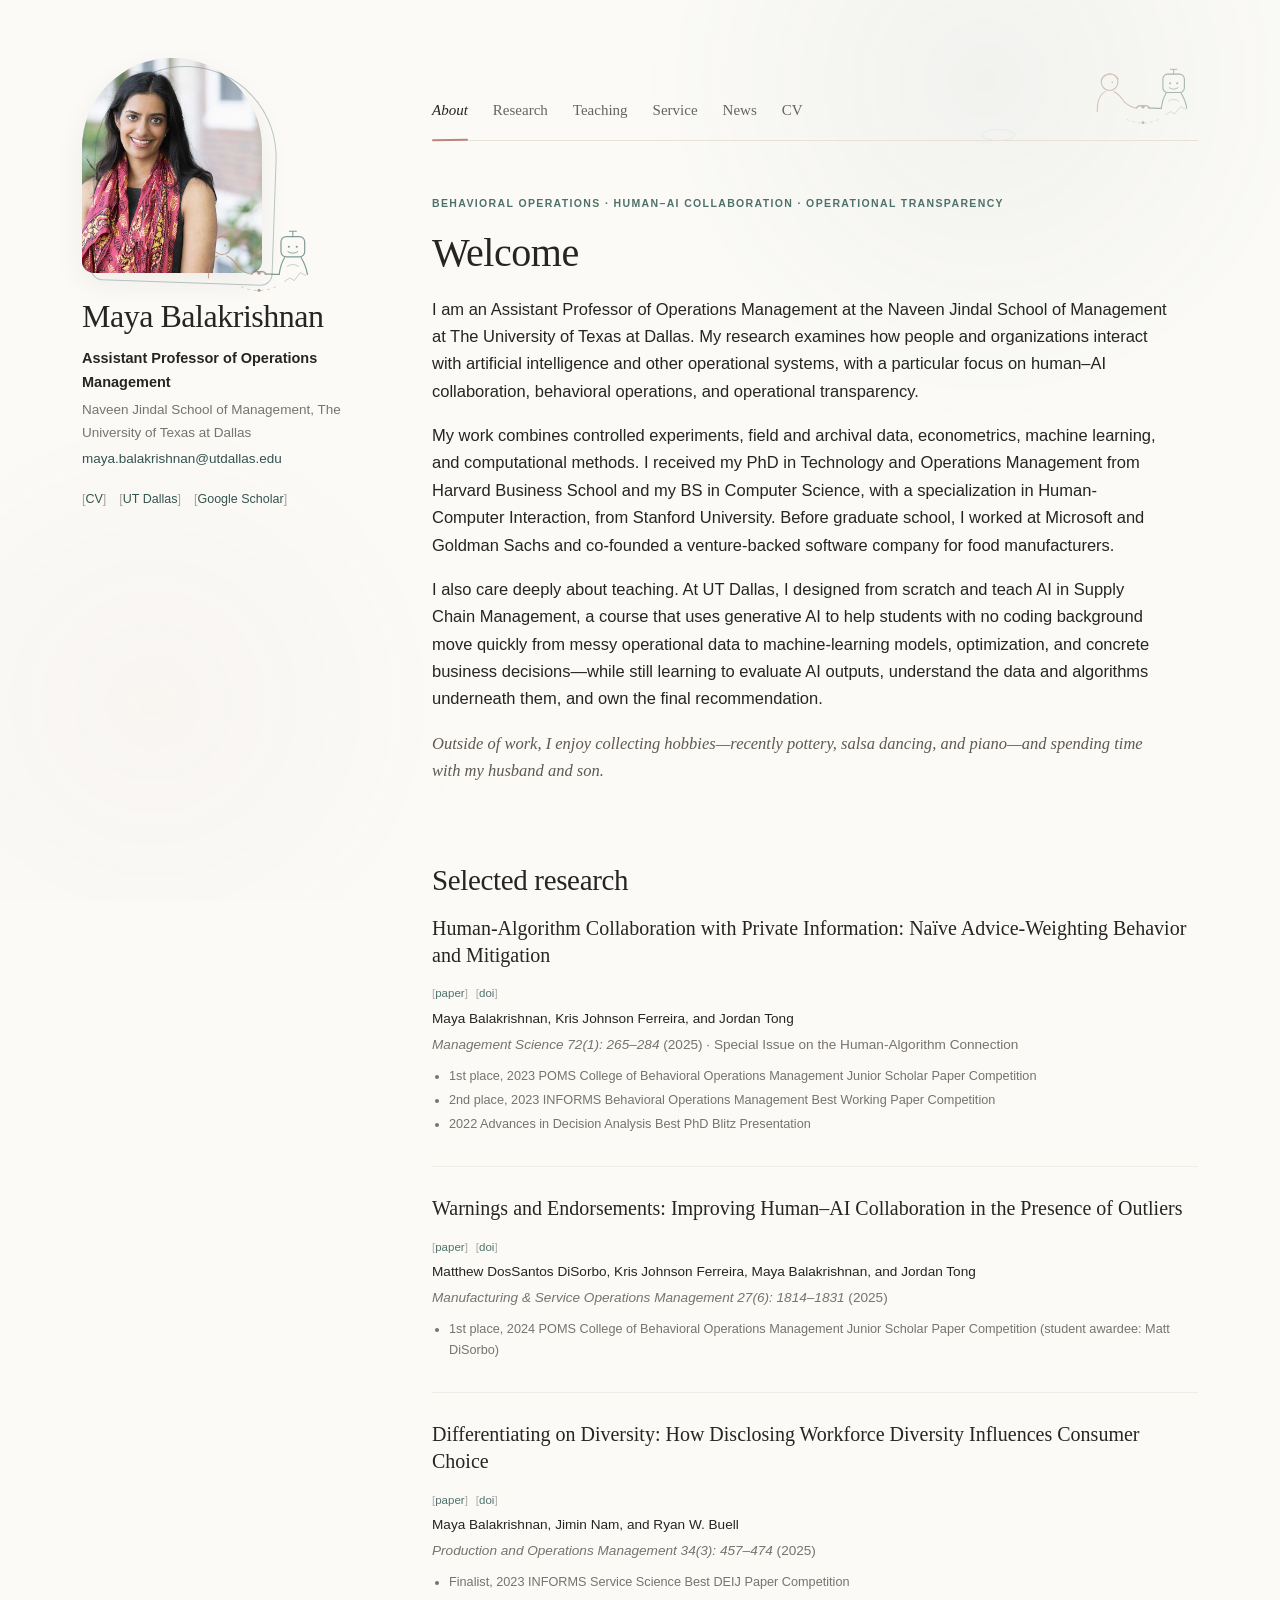
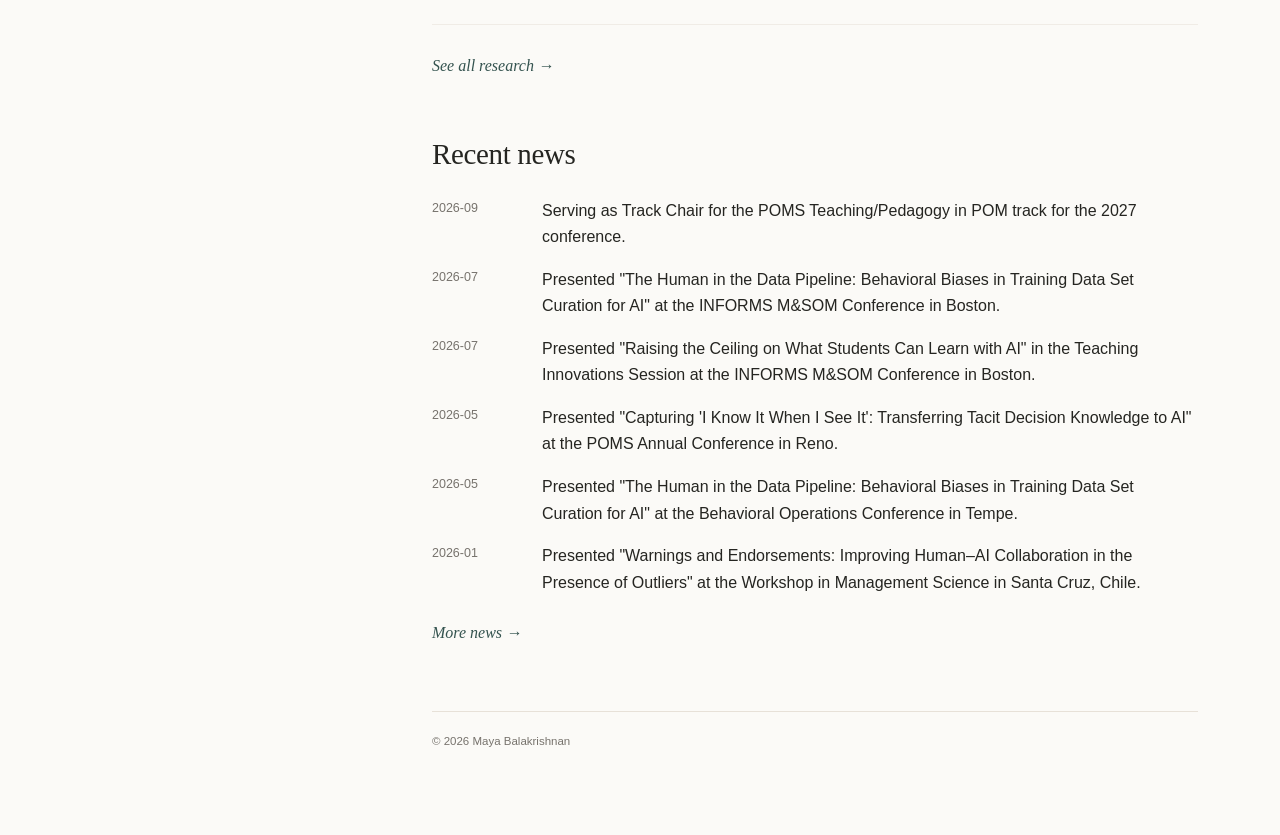
<file: index.html>
<!doctype html><html lang="en"><head><meta charset="utf-8"><meta name="viewport" content="width=device-width,initial-scale=1"><meta name="description" content="Maya Balakrishnan — Assistant Professor of Operations Management at UT Dallas. Research on behavioral operations, human–AI collaboration, and operational transparency."><title>Maya Balakrishnan</title><link rel="stylesheet" href="assets/styles.css"></head><body data-page="home"><script src="data/site-data.js"></script><script src="assets/site.js"></script></body></html>
</file>
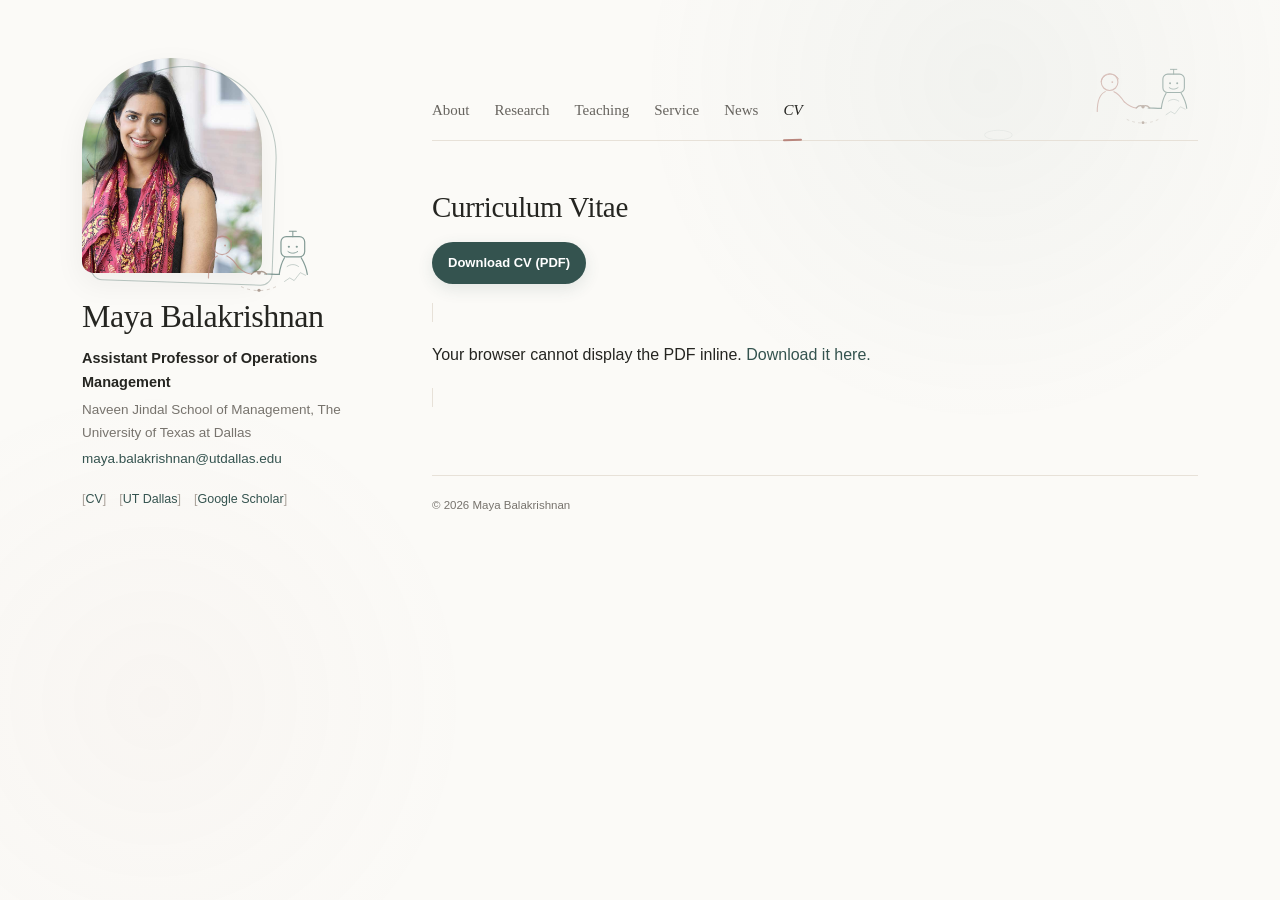
<file: cv.html>
<!doctype html><html lang="en"><head><meta charset="utf-8"><meta name="viewport" content="width=device-width,initial-scale=1"><meta name="description" content="Maya Balakrishnan — Assistant Professor of Operations Management at UT Dallas. Research on behavioral operations, human–AI collaboration, and operational transparency."><title>Maya Balakrishnan</title><link rel="stylesheet" href="assets/styles.css"></head><body data-page="cv"><script src="data/site-data.js"></script><script src="assets/site.js"></script></body></html>
</file>
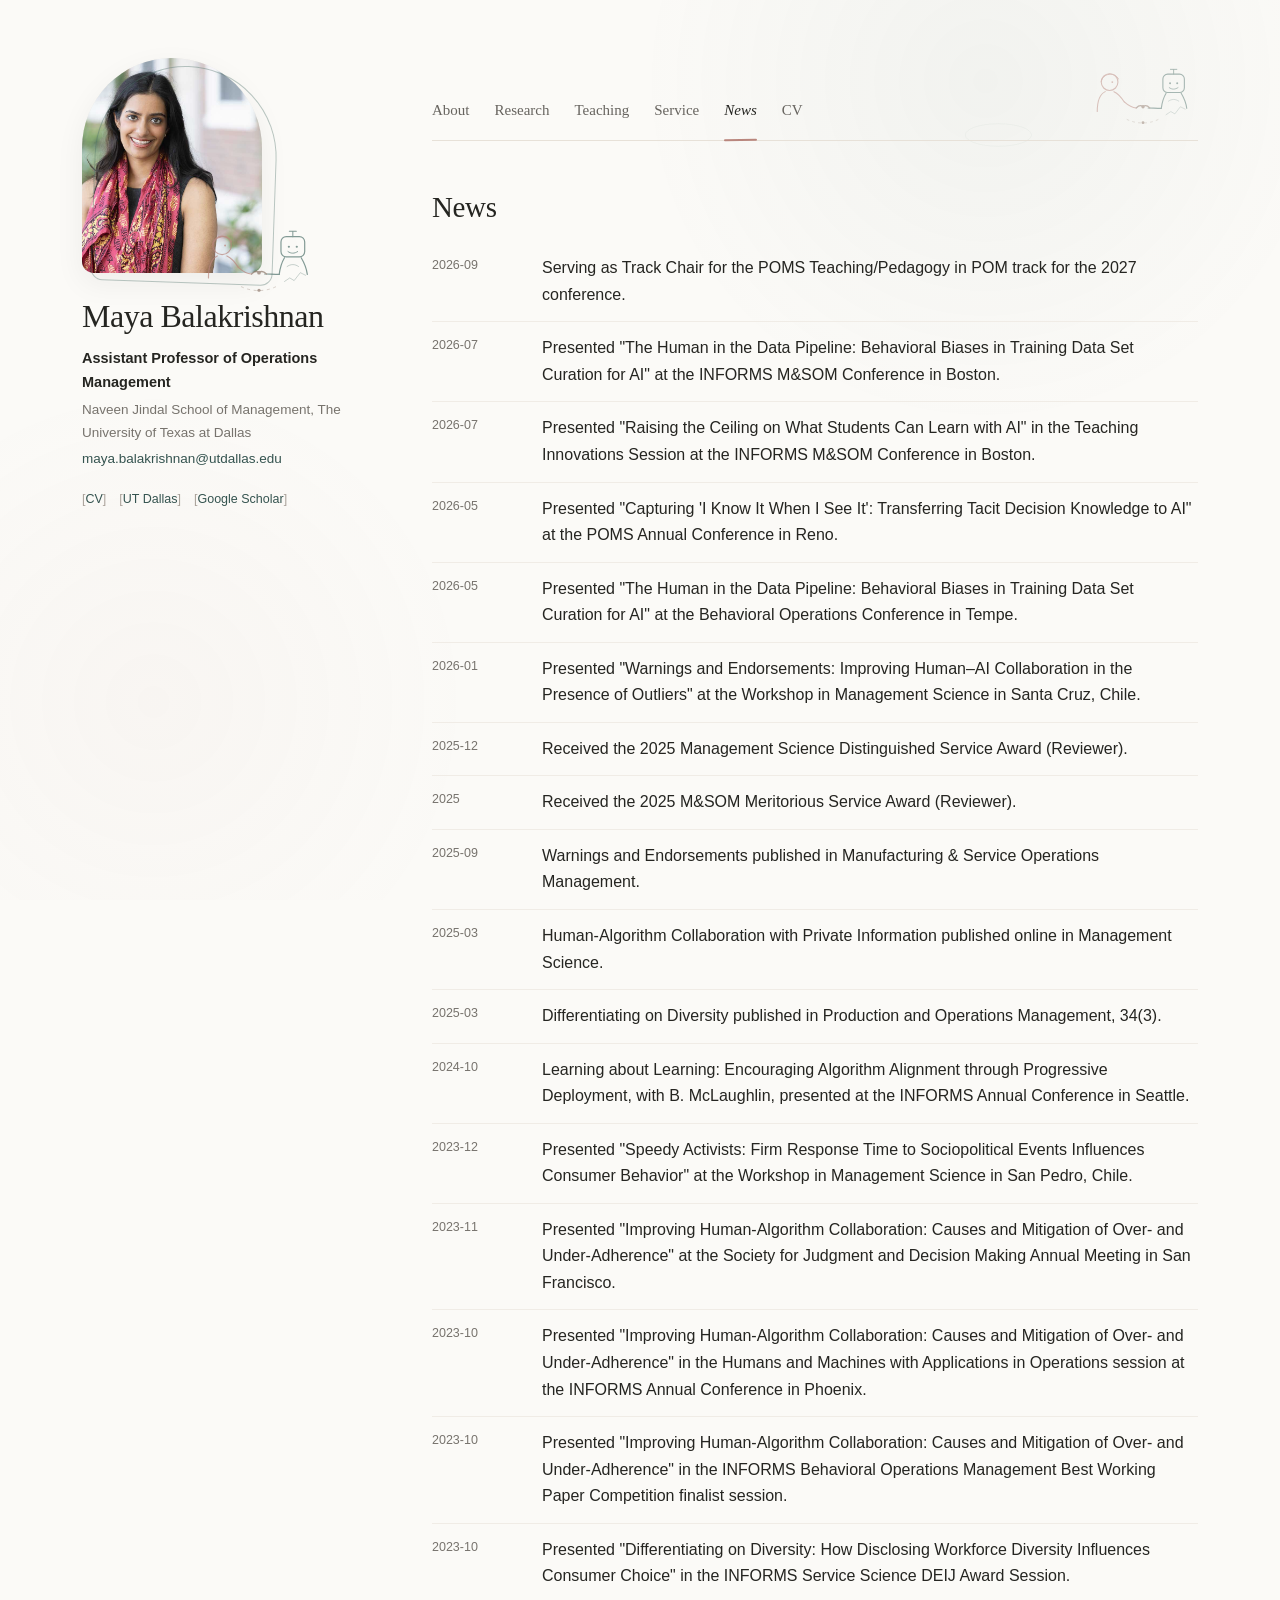
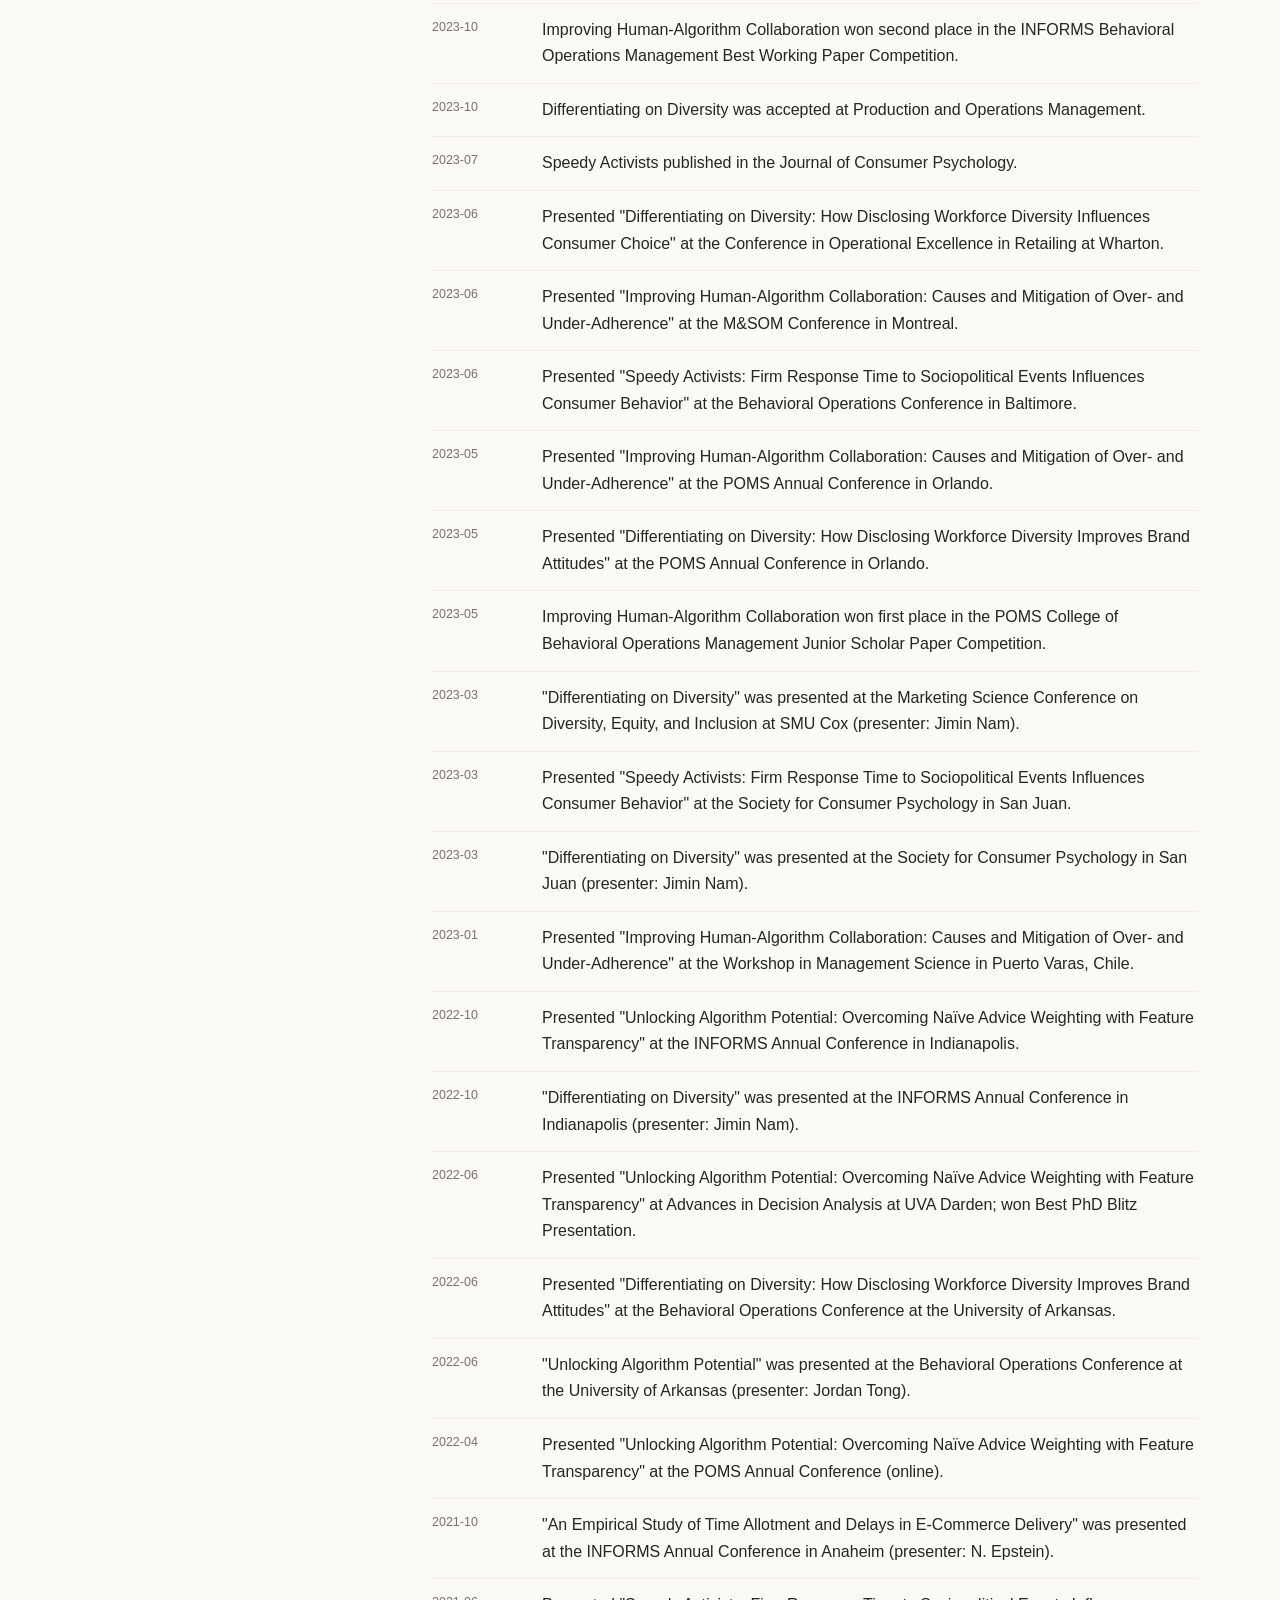
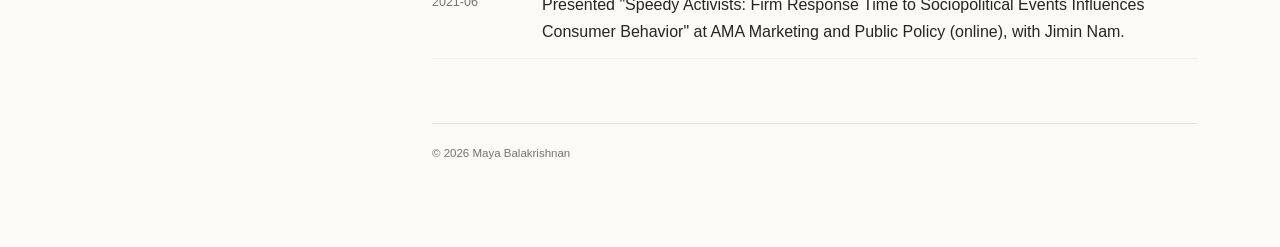
<file: news.html>
<!doctype html><html lang="en"><head><meta charset="utf-8"><meta name="viewport" content="width=device-width,initial-scale=1"><meta name="description" content="Maya Balakrishnan — Assistant Professor of Operations Management at UT Dallas. Research on behavioral operations, human–AI collaboration, and operational transparency."><title>Maya Balakrishnan</title><link rel="stylesheet" href="assets/styles.css"></head><body data-page="news"><script src="data/site-data.js"></script><script src="assets/site.js"></script></body></html>
</file>
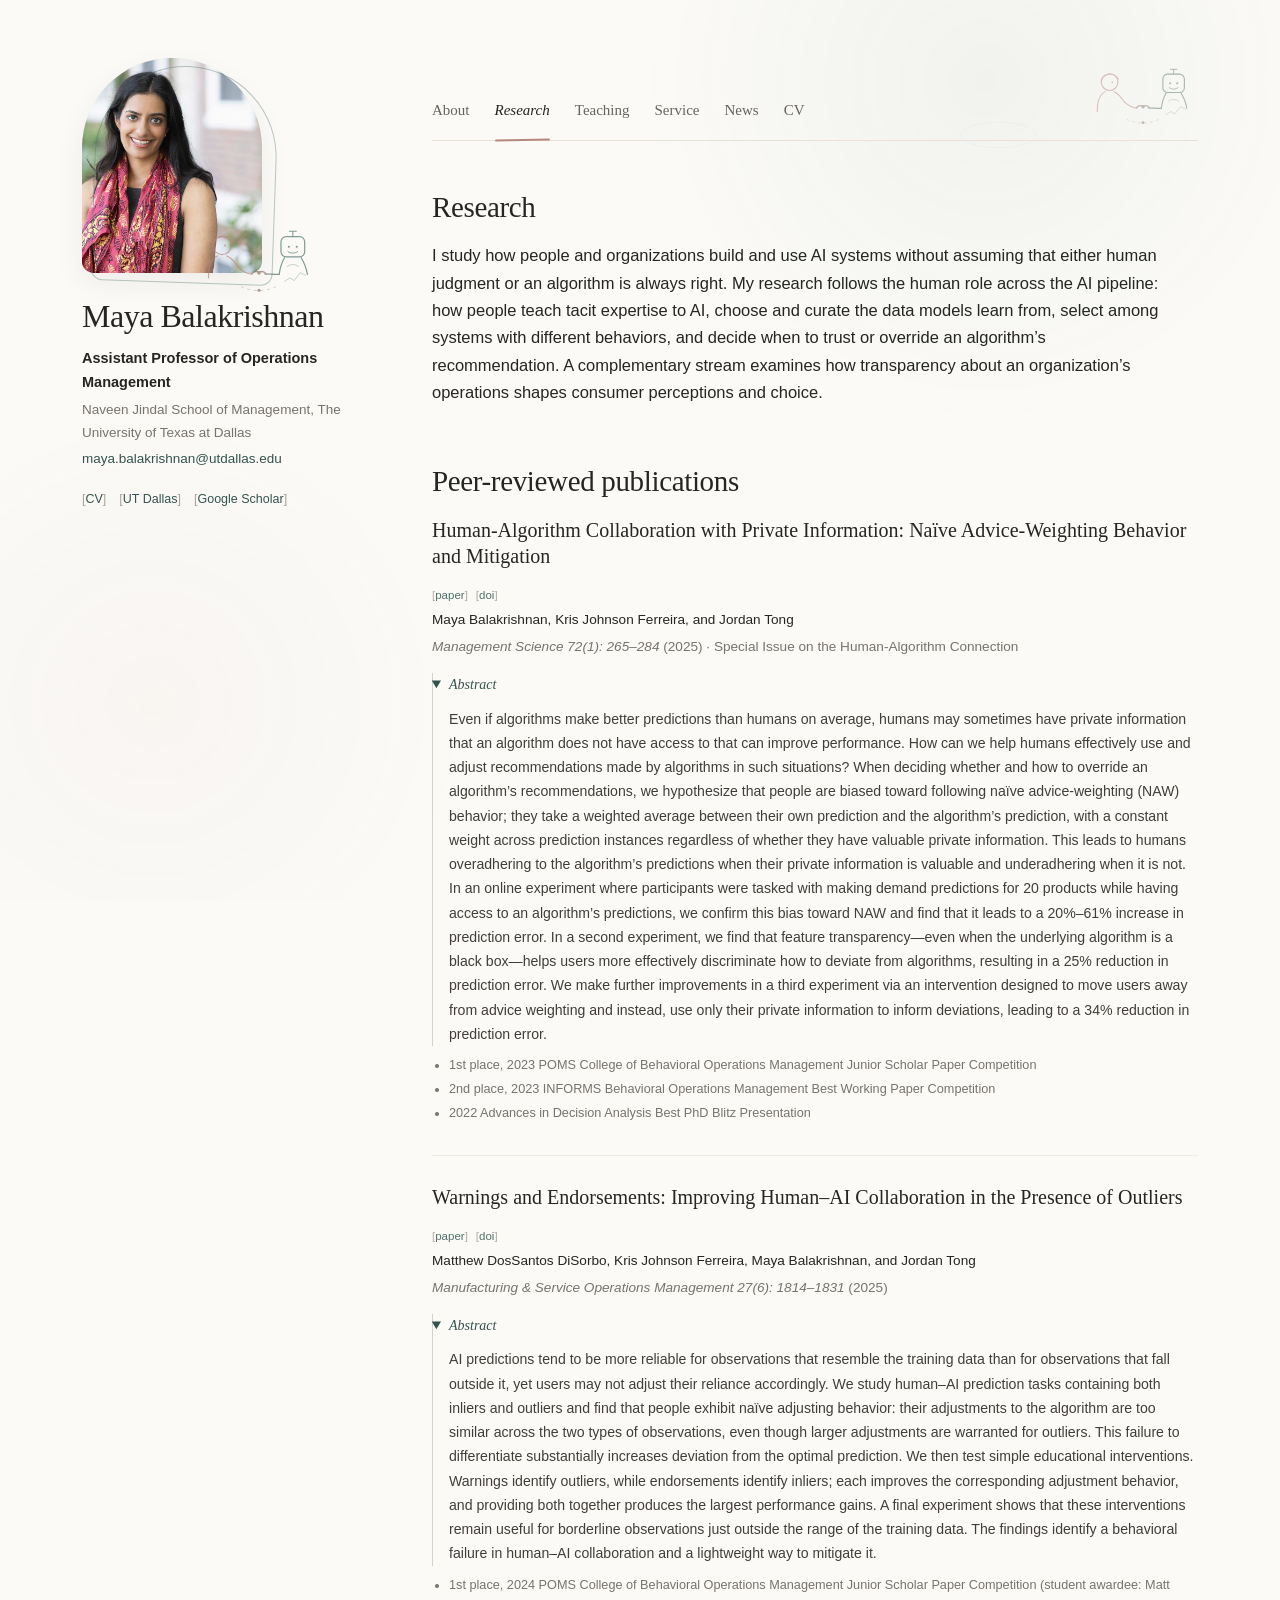
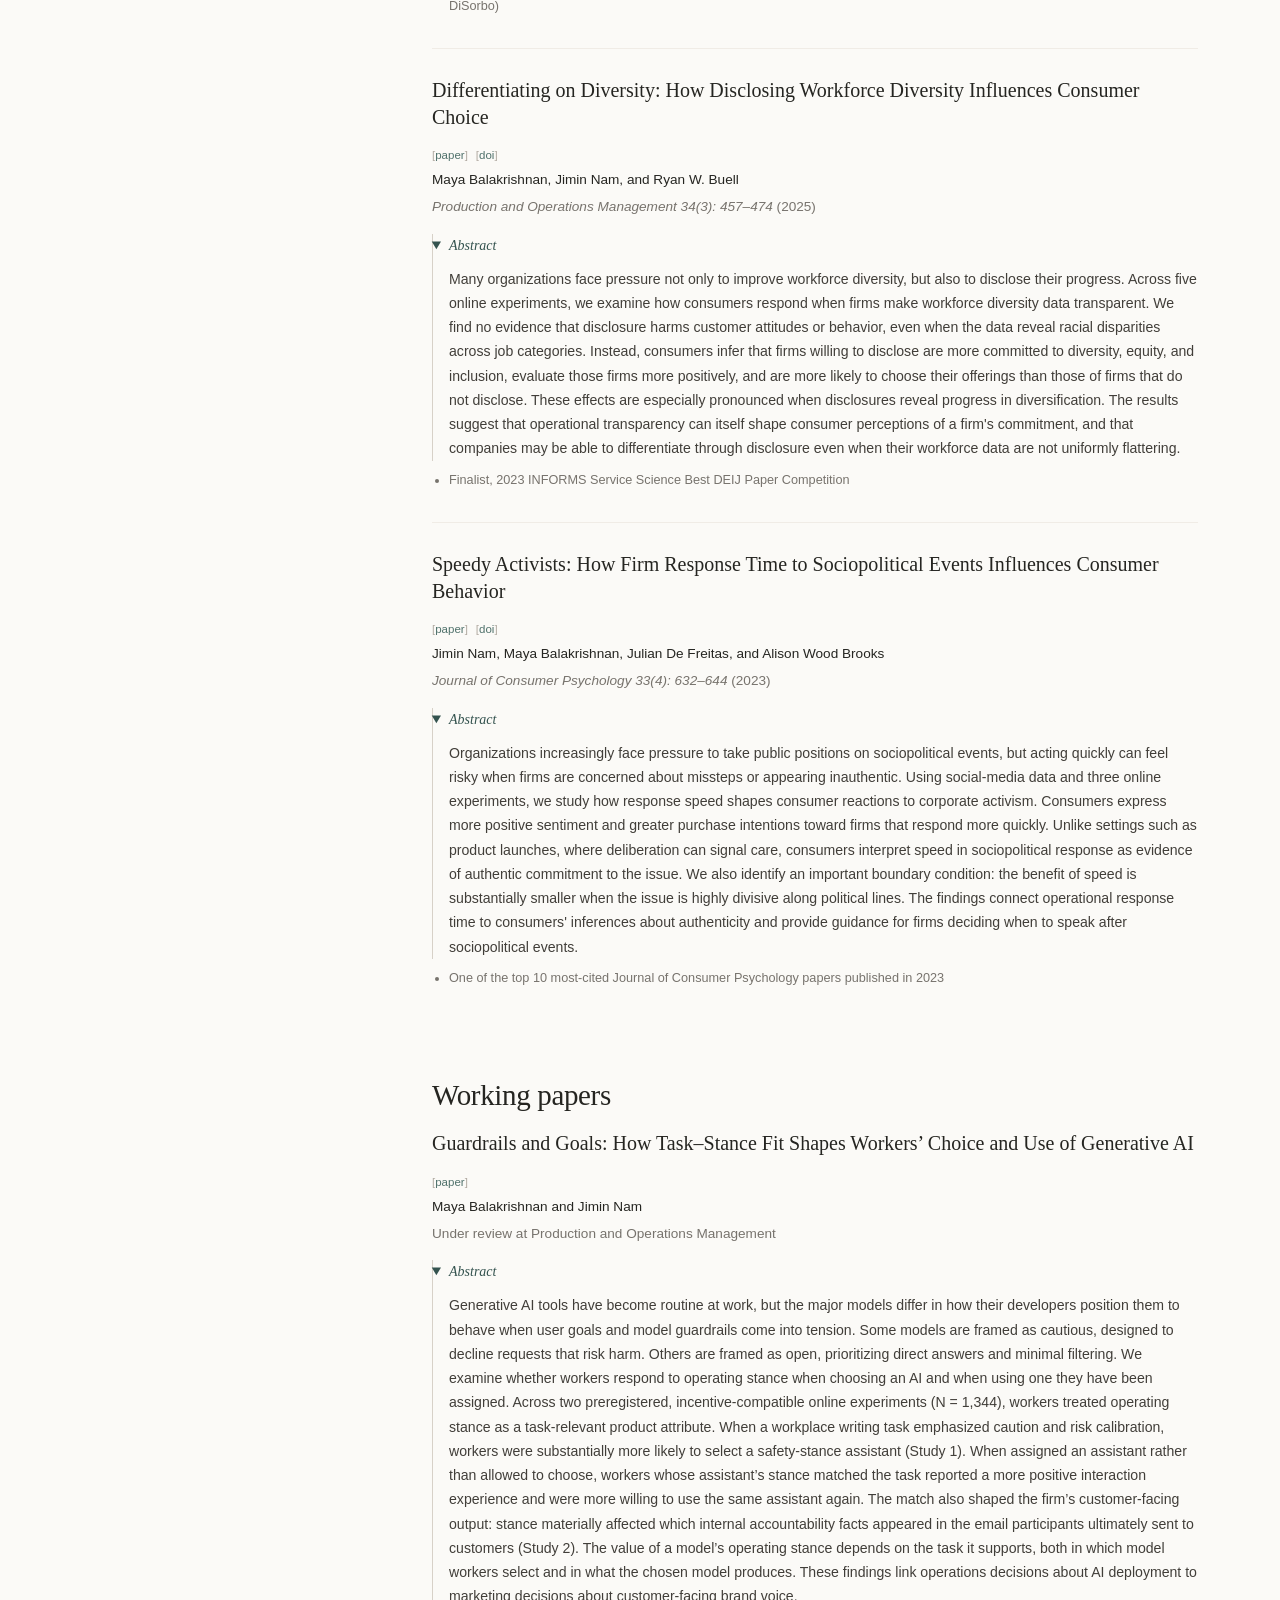
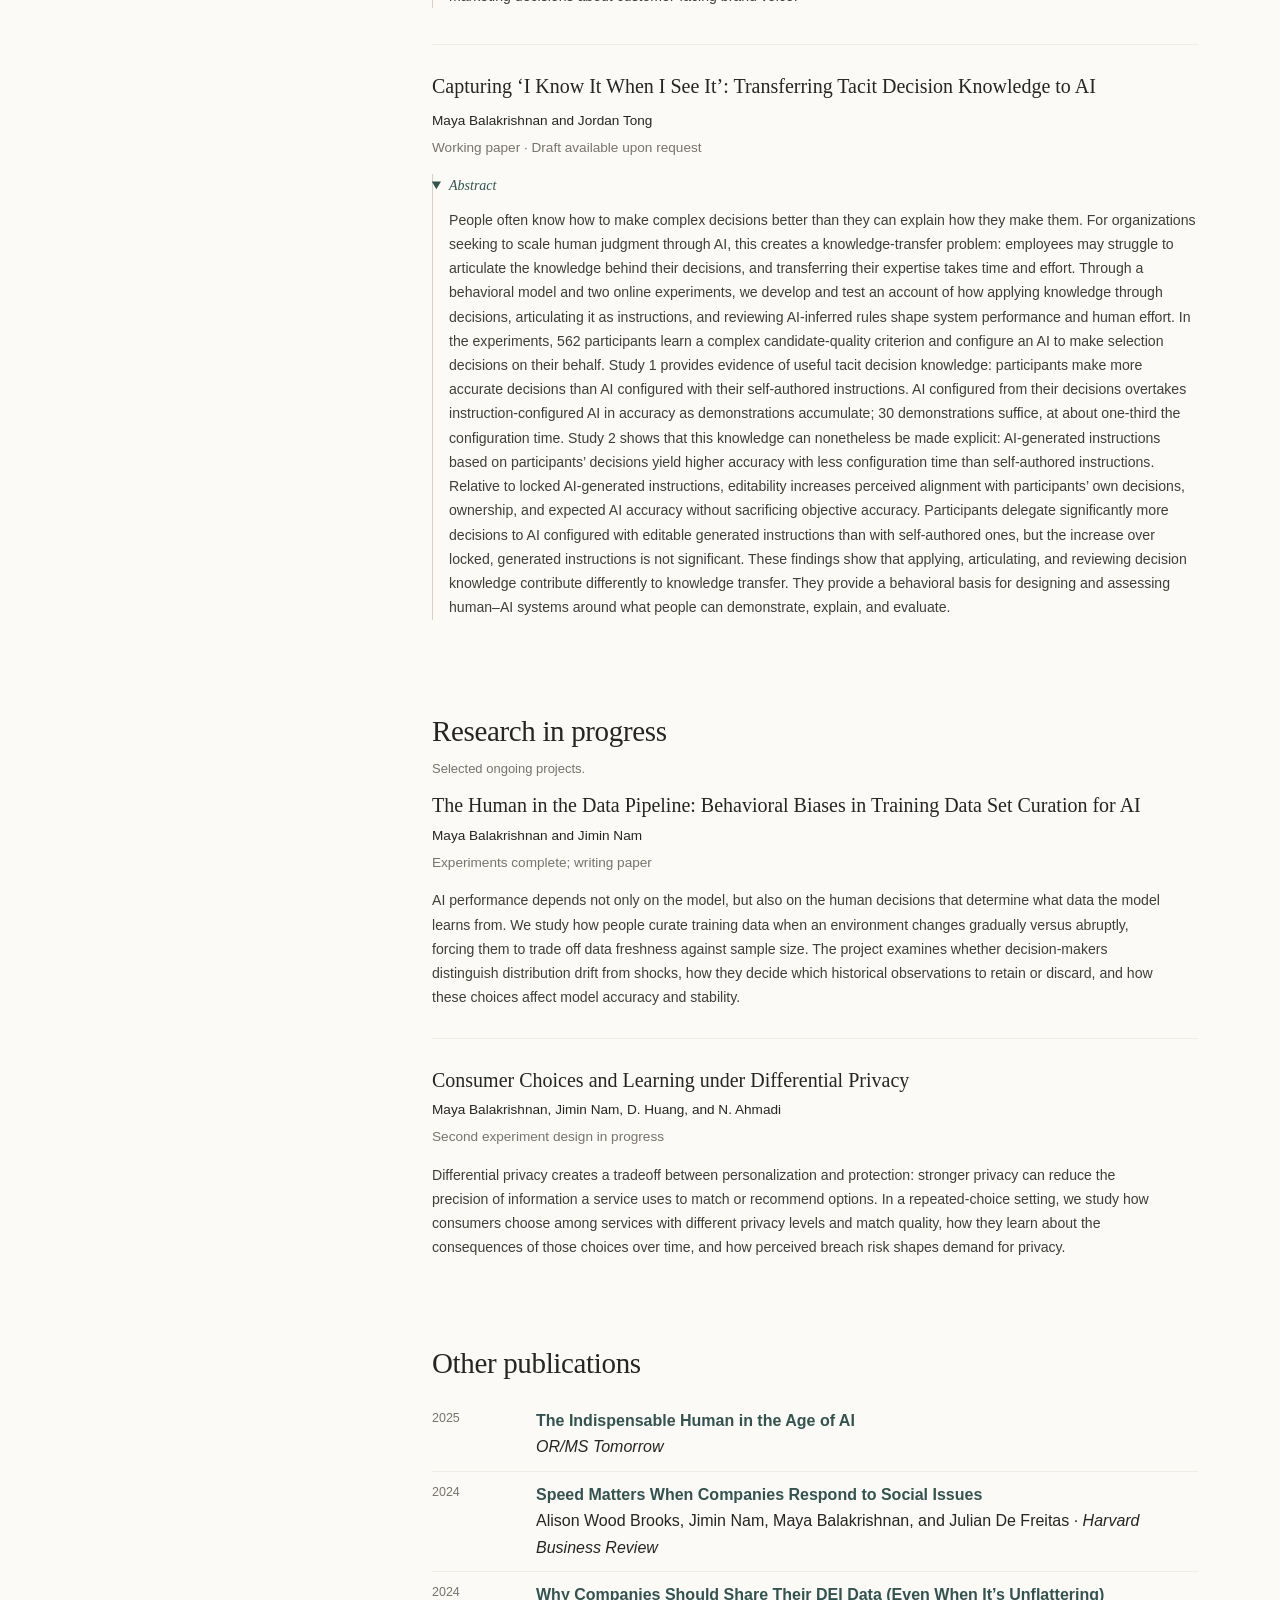
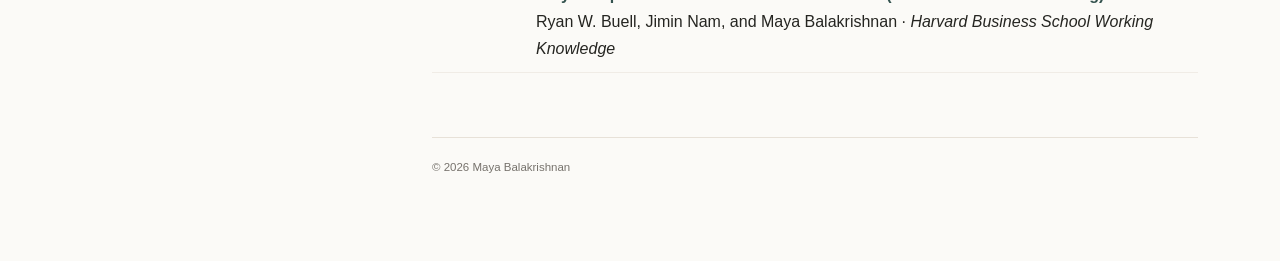
<file: research.html>
<!doctype html><html lang="en"><head><meta charset="utf-8"><meta name="viewport" content="width=device-width,initial-scale=1"><meta name="description" content="Maya Balakrishnan — Assistant Professor of Operations Management at UT Dallas. Research on behavioral operations, human–AI collaboration, and operational transparency."><title>Maya Balakrishnan</title><link rel="stylesheet" href="assets/styles.css"></head><body data-page="research"><script src="data/site-data.js"></script><script src="assets/site.js"></script></body></html>
</file>
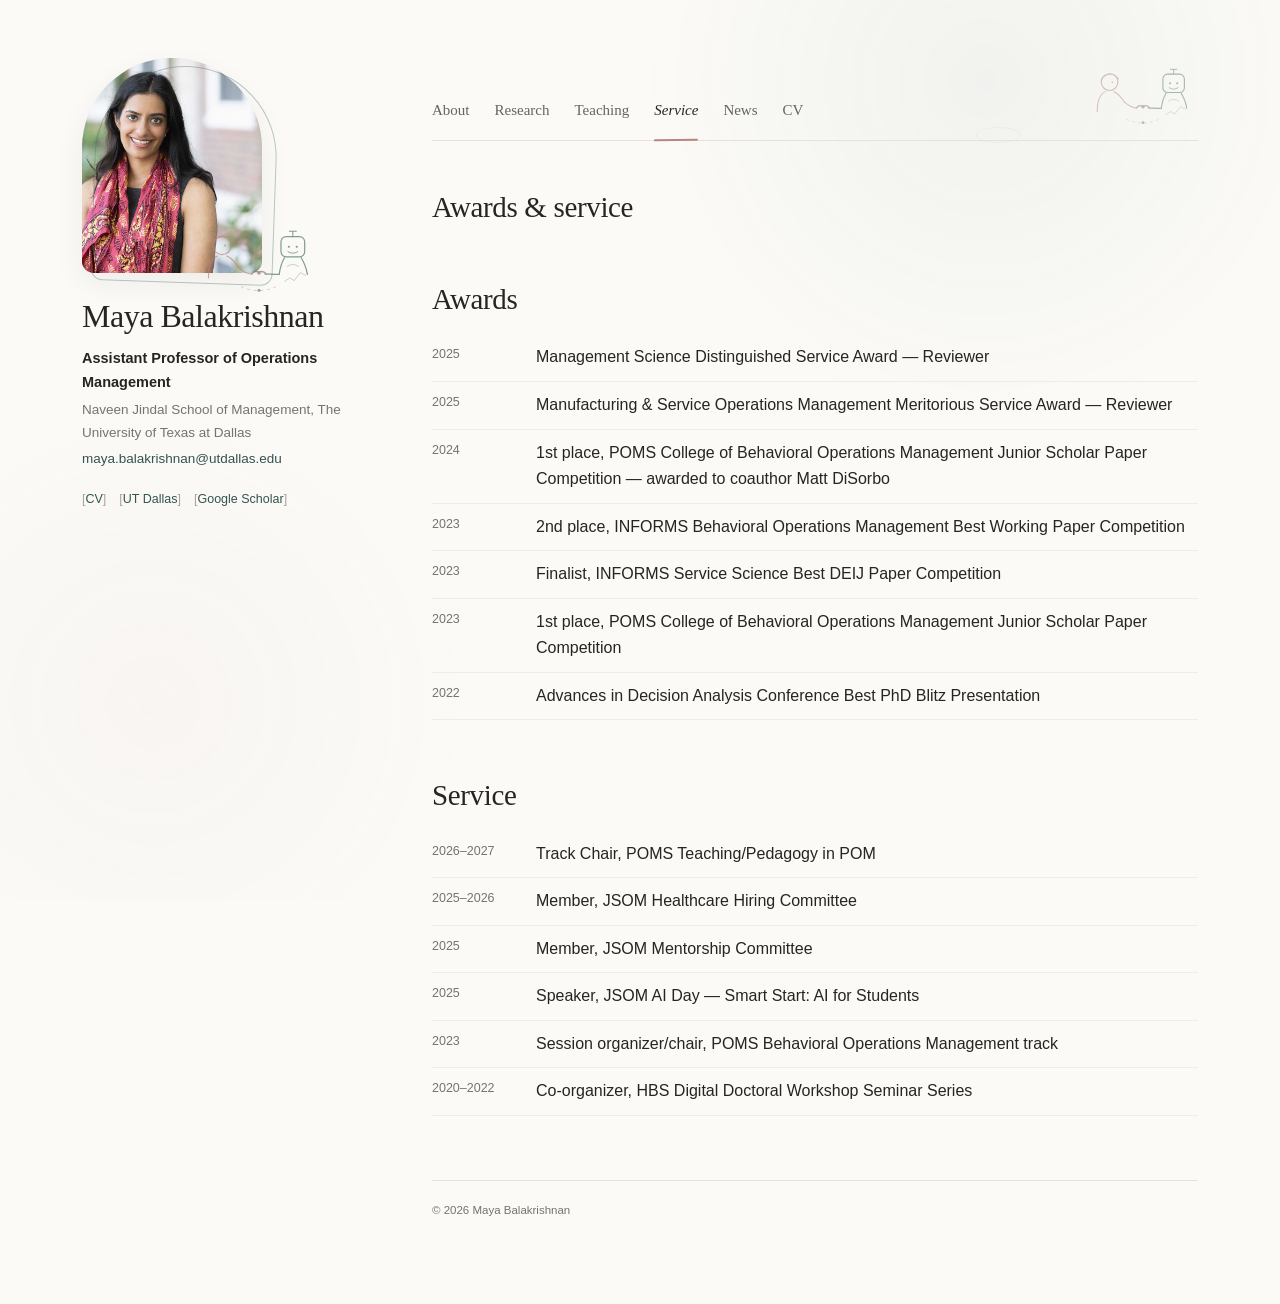
<file: service.html>
<!doctype html><html lang="en"><head><meta charset="utf-8"><meta name="viewport" content="width=device-width,initial-scale=1"><meta name="description" content="Maya Balakrishnan — Assistant Professor of Operations Management at UT Dallas. Research on behavioral operations, human–AI collaboration, and operational transparency."><title>Maya Balakrishnan</title><link rel="stylesheet" href="assets/styles.css"></head><body data-page="service"><script src="data/site-data.js"></script><script src="assets/site.js"></script></body></html>
</file>
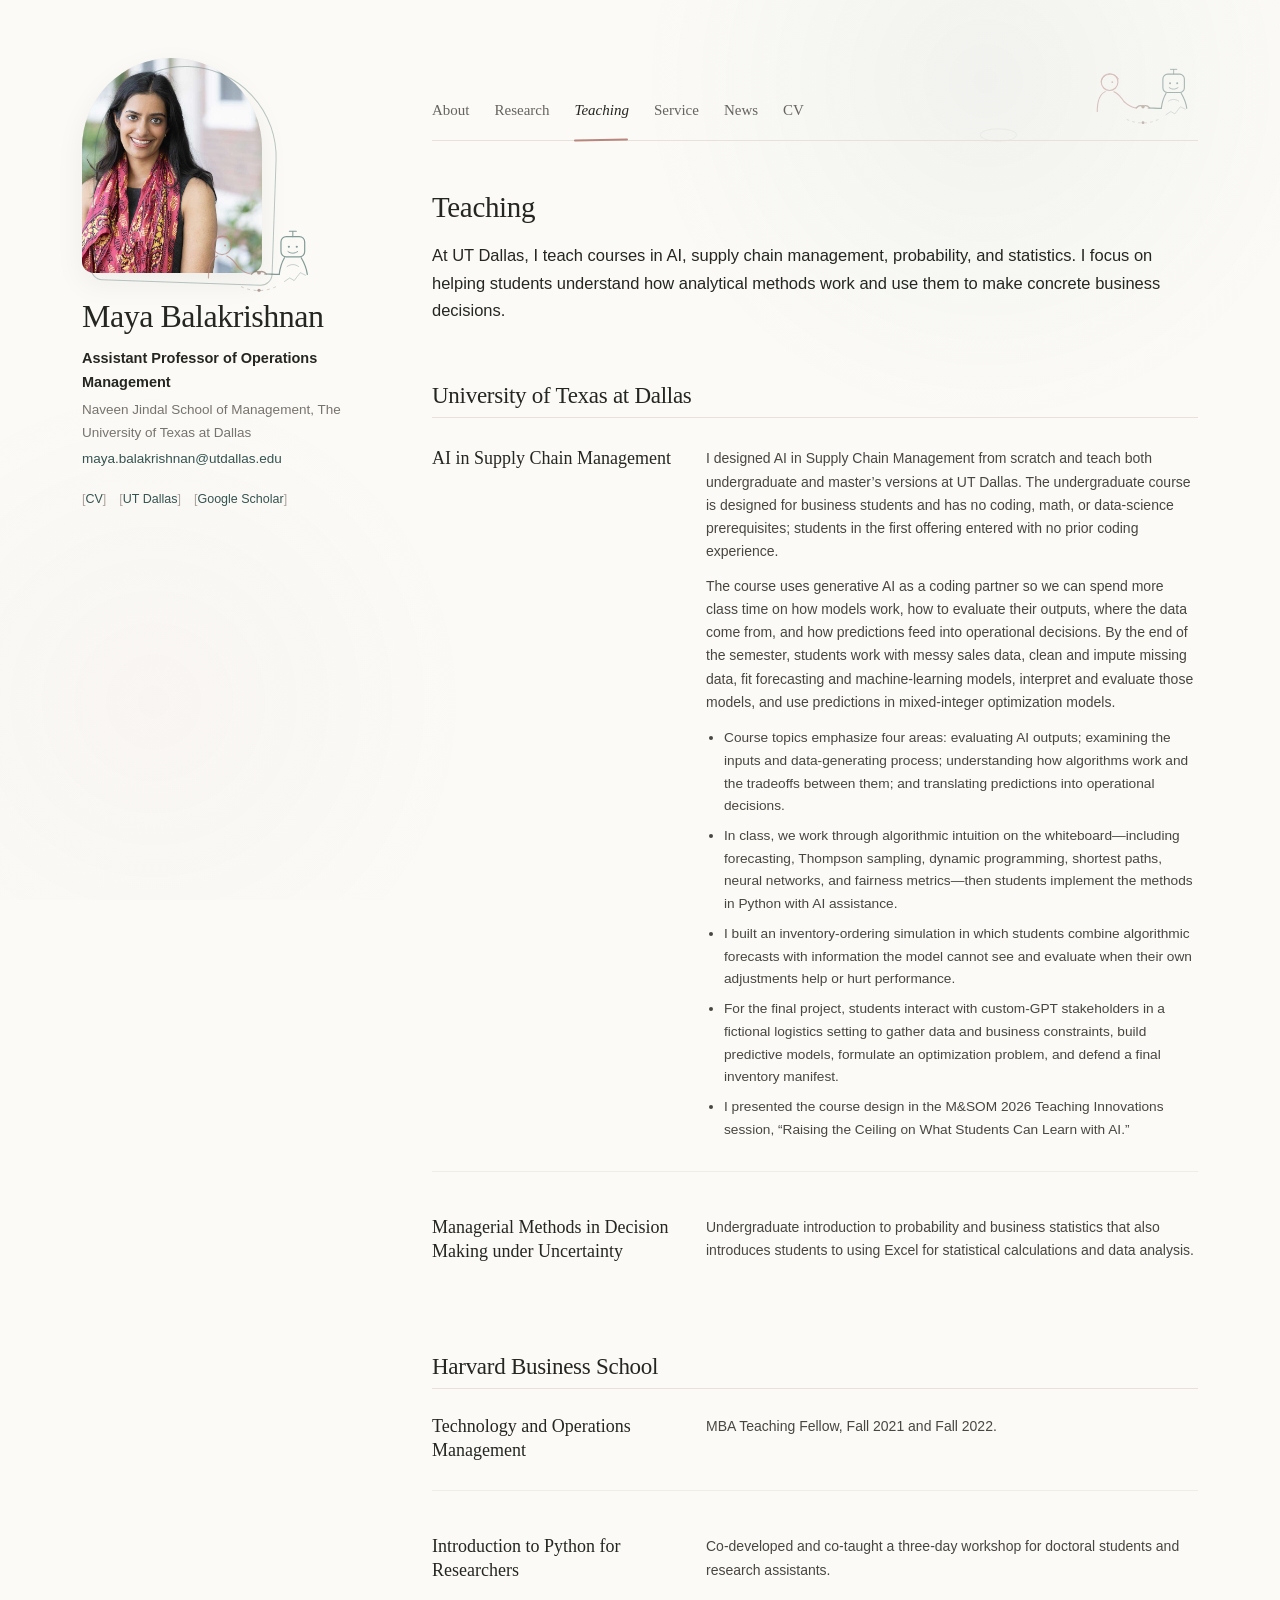
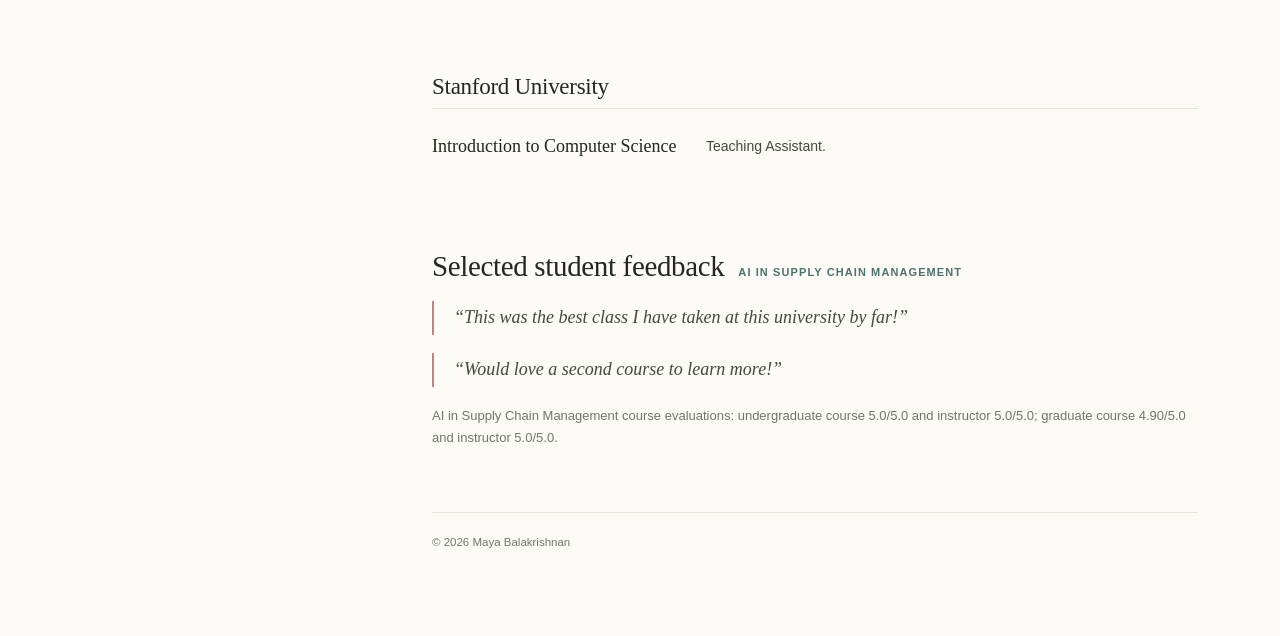
<file: teaching.html>
<!doctype html><html lang="en"><head><meta charset="utf-8"><meta name="viewport" content="width=device-width,initial-scale=1"><meta name="description" content="Maya Balakrishnan — Assistant Professor of Operations Management at UT Dallas. Research on behavioral operations, human–AI collaboration, and operational transparency."><title>Maya Balakrishnan</title><link rel="stylesheet" href="assets/styles.css"></head><body data-page="teaching"><script src="data/site-data.js"></script><script src="assets/site.js"></script></body></html>
</file>
<file: assets/styles.css>
:root{
  --ink:#252521;
  --muted:#77736d;
  --line:#e7e1d8;
  --line-soft:#f0ece6;
  --accent:#4f716b;
  --accent-deep:#34534f;
  --accent-soft:#edf3f0;
  --rose:#b9867d;
  --rose-soft:#f5ece8;
  --paper:#fbfaf7;
  --paper-2:#f7f4ee;
  --max:1180px;
  --serif:Georgia,"Times New Roman",serif;
  --sans:Inter,ui-sans-serif,-apple-system,BlinkMacSystemFont,"Segoe UI",sans-serif;
}
*{box-sizing:border-box}
html{scroll-behavior:smooth}
body{margin:0;background:var(--paper);color:var(--ink);font-family:var(--sans);line-height:1.66;overflow-x:hidden}
body:before{content:"";position:fixed;inset:0;pointer-events:none;background:radial-gradient(circle at 77% 9%,rgba(79,113,107,.055),transparent 27%),radial-gradient(circle at 12% 78%,rgba(185,134,125,.04),transparent 24%);z-index:-2}
#pond-canvas{position:fixed;inset:0;width:100%;height:100%;pointer-events:none;z-index:-1;opacity:.82}
a{color:var(--accent-deep);text-decoration:none;text-decoration-thickness:1px;text-underline-offset:4px}
a:hover{text-decoration:underline;text-decoration-color:rgba(52,83,79,.45)}
.site-shell{max-width:var(--max);margin:0 auto;display:grid;grid-template-columns:280px minmax(0,1fr);gap:70px;padding:58px 32px 84px}
.profile{position:sticky;top:38px;align-self:start;padding-right:8px}
.avatar-wrap{position:relative;width:190px;margin-bottom:26px}
.avatar{width:180px;height:215px;border-radius:92px 92px 12px 12px;overflow:hidden;background:#eceae3;box-shadow:0 10px 30px rgba(36,37,33,.06)}
.avatar img{width:100%;height:100%;object-fit:cover;object-position:27% 45%;filter:saturate(.94) contrast(.98)}
.avatar-wrap:after{content:"";position:absolute;left:12px;top:8px;width:180px;height:215px;border:1px solid rgba(79,113,107,.38);border-radius:92px 92px 12px 12px;transform:rotate(2deg);pointer-events:none}
.profile-collab{position:absolute;width:116px;height:78px;left:119px;top:166px;overflow:visible;pointer-events:none;opacity:.70;filter:drop-shadow(0 2px 7px rgba(52,83,79,.05))}
.profile h1{font-family:var(--serif);font-size:32px;line-height:1.07;margin:0 0 13px;font-weight:500;letter-spacing:-.015em}
.profile .title{font-weight:620;margin:0 0 5px;font-size:14.5px}.institution,.contact{font-size:13.5px;color:var(--muted);margin:4px 0}.profile-links{display:flex;gap:8px 13px;flex-wrap:wrap;margin-top:18px;font-size:12.5px}.profile-links a:before{content:"[";color:#aaa29a}.profile-links a:after{content:"]";color:#aaa29a}.profile-links a:hover{text-decoration:none;color:var(--rose)}
.content-wrap{min-width:0}.topnav{display:flex;align-items:flex-end;justify-content:space-between;gap:22px;border-bottom:1px solid var(--line);padding:0 0 12px;margin-bottom:49px;font-family:var(--serif);font-size:15px;min-height:70px}.navlinks{display:flex;gap:25px;flex-wrap:wrap;align-items:flex-end;padding-bottom:5px}.topnav a{color:#67645f}.topnav a.active,.topnav a:hover{color:var(--ink);text-decoration:none}.topnav a.active{font-style:italic;position:relative}.topnav a.active:after{content:"";position:absolute;left:0;right:0;bottom:-18px;height:2px;background:var(--rose);border-radius:99px;transform:rotate(-1deg)}.header-collab{width:110px;height:70px;flex:0 0 110px;opacity:.48;transform:translateY(5px);pointer-events:none}.header-collab-svg{width:100%;height:100%;overflow:visible;filter:drop-shadow(0 2px 8px rgba(52,83,79,.035))}
main{max-width:785px}section{margin:0 0 58px}h2{font-family:var(--serif);font-size:29px;font-weight:500;margin:0 0 18px;line-height:1.18;letter-spacing:-.012em}h3{font-family:var(--serif);font-size:20px;font-weight:500;line-height:1.34;margin:0 0 6px}.hero{position:relative;padding:5px 0 3px}.hero h2{font-size:40px;margin-bottom:19px}.hero p,.lede{font-size:16.5px;max-width:735px}.hero p{margin:0 0 17px}.eyebrow{text-transform:uppercase;letter-spacing:.13em;font-size:10.5px!important;font-weight:700;color:var(--accent);margin-bottom:12px}.pub,.course{padding:0 0 28px;margin:0 0 28px;border-bottom:1px solid var(--line-soft)}.pub:last-child,.course:last-child{border-bottom:0}.pub-title-row{display:flex;align-items:baseline;gap:10px;flex-wrap:wrap}.paper-links{display:inline-flex;gap:8px;font-size:11.5px;white-space:nowrap}.paper-links a{color:var(--accent);font-family:var(--sans)}.paper-links a:before{content:"[";color:#b1aaa2}.paper-links a:after{content:"]";color:#b1aaa2}.paper-links a:hover{color:var(--rose);text-decoration:none}.authors,.venue{margin:4px 0;font-size:13.6px}.venue{color:var(--muted)}.pub>p:last-of-type{margin-bottom:8px}.awards-inline{margin:9px 0 0;padding-left:17px;color:var(--muted);font-size:12.7px}.awards-inline li{margin:3px 0}.clean-list{list-style:none;padding:0;margin:0}.clean-list li{display:grid;grid-template-columns:88px 1fr;gap:16px;padding:10px 0;border-bottom:1px solid var(--line-soft)}.year,time{font-variant-numeric:tabular-nums;color:var(--muted);font-size:12.5px}.timeline>div{display:grid;grid-template-columns:93px 1fr;gap:17px;padding:8px 0}.timeline p{margin:0}.timeline.full>div{padding:13px 0;border-bottom:1px solid var(--line-soft)}
.callout{background:rgba(237,243,240,.72);padding:29px 31px;border-radius:18px 18px 18px 5px;border:1px solid rgba(79,113,107,.10);position:relative}.callout:after{content:"";position:absolute;right:20px;bottom:13px;width:60px;height:22px;border-bottom:1px solid rgba(185,134,125,.35);border-radius:50%;transform:rotate(-4deg)}.callout h2{margin-bottom:8px}blockquote{margin:18px 0;padding:2px 0 2px 20px;border-left:2px solid var(--rose);font-family:var(--serif);font-size:18px;font-style:italic;color:#4a4641}.muted{color:var(--muted);font-size:13px}.button{display:inline-block;background:var(--accent-deep);color:white;padding:10px 16px;border-radius:99px;font-weight:650;font-size:13px;box-shadow:0 5px 16px rgba(52,83,79,.12)}.button:hover{text-decoration:none;filter:brightness(.97)}.more{font-family:var(--serif);font-style:italic}.cv-frame{width:100%;height:900px;border:1px solid var(--line);background:white}footer{border-top:1px solid var(--line);padding-top:20px;color:var(--muted);font-size:11.5px;margin-top:64px}
.abstract{margin:15px 0 8px;padding:0 0 0 16px;border-left:1px solid #d7d1c8}.abstract summary{cursor:pointer;color:var(--accent-deep);font-family:var(--serif);font-size:14px;font-style:italic;list-style-position:outside}.abstract summary:hover{color:var(--rose)}.abstract p{margin:10px 0 0;font-size:14.1px;line-height:1.72;color:#413e39}.section-note{margin-top:-8px;color:var(--muted);font-size:13px}.progress p:last-child{margin-bottom:0}.progress .progress-summary{font-size:14.1px;line-height:1.72;color:#413e39;max-width:735px}
.teaching-group{margin-top:5px}.course{display:grid;grid-template-columns:minmax(190px, .8fr) minmax(0,1.6fr);gap:28px;padding:15px 0 22px}.course h3{font-size:18px}.course-body p,.course>p{margin:1px 0 11px;font-size:14px;color:#494640}.featured-course{padding-top:18px}.course-highlights{margin:13px 0 0;padding-left:18px;font-size:13.7px;color:#494640}.course-highlights li{margin:7px 0}.institution-heading{font-size:23px;margin-bottom:10px;padding-bottom:8px;border-bottom:1px solid var(--line)}.heading-note{font-family:var(--sans);font-size:11px;text-transform:uppercase;letter-spacing:.1em;color:var(--accent);font-weight:700;margin-left:7px;white-space:nowrap}.personal-note{font-family:var(--serif);font-style:italic;color:#5e5953}
@media(max-width:800px){#pond-canvas{display:none}.site-shell{display:block;padding:26px 22px 58px}.profile{position:static;display:grid;grid-template-columns:108px 1fr;column-gap:19px;margin-bottom:31px;padding-right:0}.avatar-wrap{grid-row:1/7;width:108px;margin:0}.avatar{width:103px;height:126px;border-radius:54px 54px 8px 8px}.avatar-wrap:after{width:103px;height:126px;left:7px;top:5px;border-radius:54px 54px 8px 8px}.profile-collab{display:none}.profile h1{font-size:27px}.profile .title,.institution,.contact{font-size:12.8px}.profile-links{margin-top:7px}.topnav{gap:14px;margin-bottom:38px;min-height:58px}.navlinks{gap:16px 20px;padding-bottom:3px}.header-collab{width:82px;height:54px;flex-basis:82px;opacity:.4}.hero h2{font-size:34px}.clean-list li,.timeline>div{grid-template-columns:75px 1fr}.course{grid-template-columns:1fr;gap:5px}.cv-frame{height:650px}}
@media(max-width:480px){.profile{display:block}.avatar-wrap{width:118px;margin-bottom:16px}.avatar{width:112px;height:137px}.avatar-wrap:after{width:112px;height:137px}.clean-list li,.timeline>div{display:block}.year,time{display:block;margin-bottom:2px}.topnav{gap:10px;font-size:14px;align-items:center}.navlinks{gap:12px 15px}.header-collab{width:64px;height:44px;flex-basis:64px;opacity:.34}.hero h2{font-size:31px}.paper-links{display:flex;width:100%;margin-top:1px}}


/* Human–AI illustration in the header */
.collab-svg .collab-human{color:var(--rose)}
.collab-svg .collab-robot{color:var(--accent)}
.collab-svg .collab-handshake{color:#8c7568}
.collab-svg .tiny-chart{color:var(--accent)}
.collab-svg .collab-eye{transform-box:fill-box;transform-origin:center;transition:transform .14s ease-out}
.collab-svg .signal-dot{animation:signalDrift 4.6s ease-in-out infinite}
.collab-svg .collab-signal{animation:signalDash 8s linear infinite}
@keyframes signalDrift{0%,100%{transform:translateX(-15px);opacity:.12}50%{transform:translateX(15px);opacity:.65}}
@keyframes signalDash{to{stroke-dashoffset:-30}}
@media(prefers-reduced-motion:reduce){html{scroll-behavior:auto}#pond-canvas{display:none}.collab-svg .signal-dot,.collab-svg .collab-signal{animation:none!important}}
</file>
